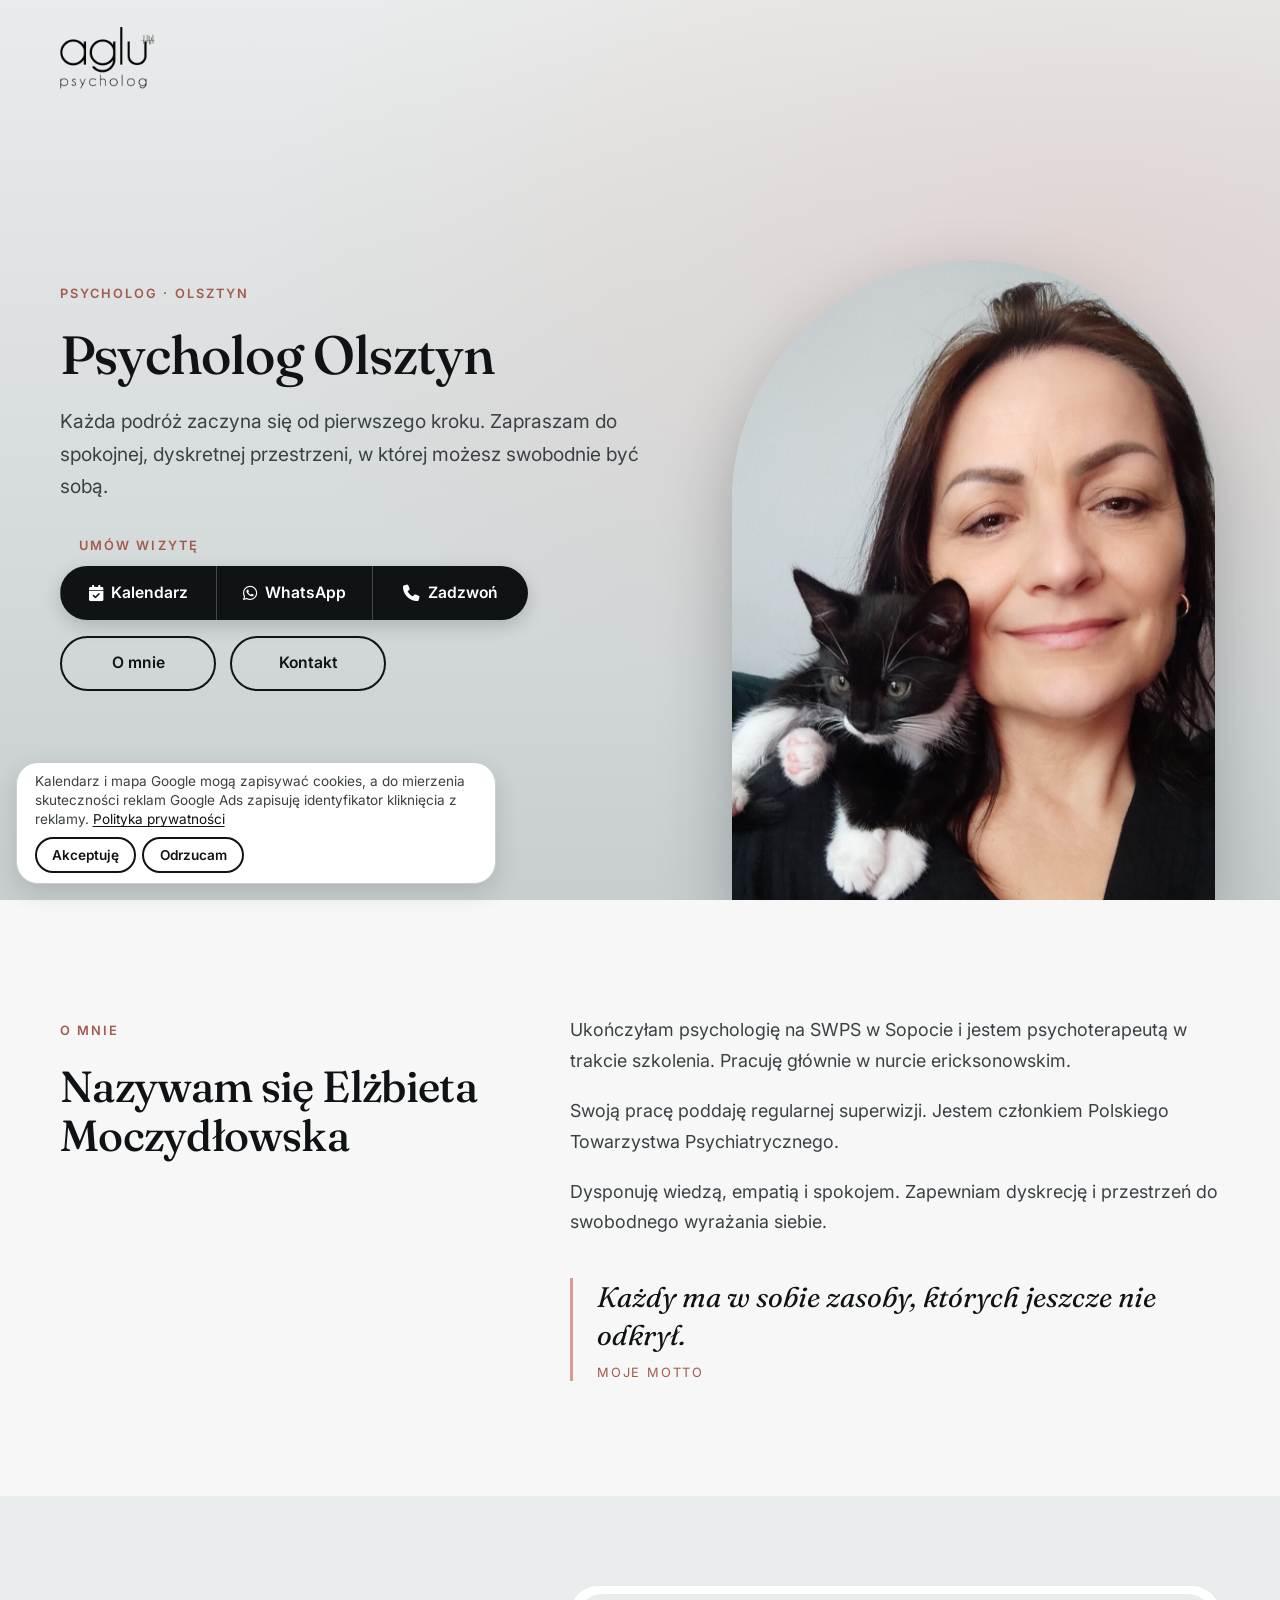
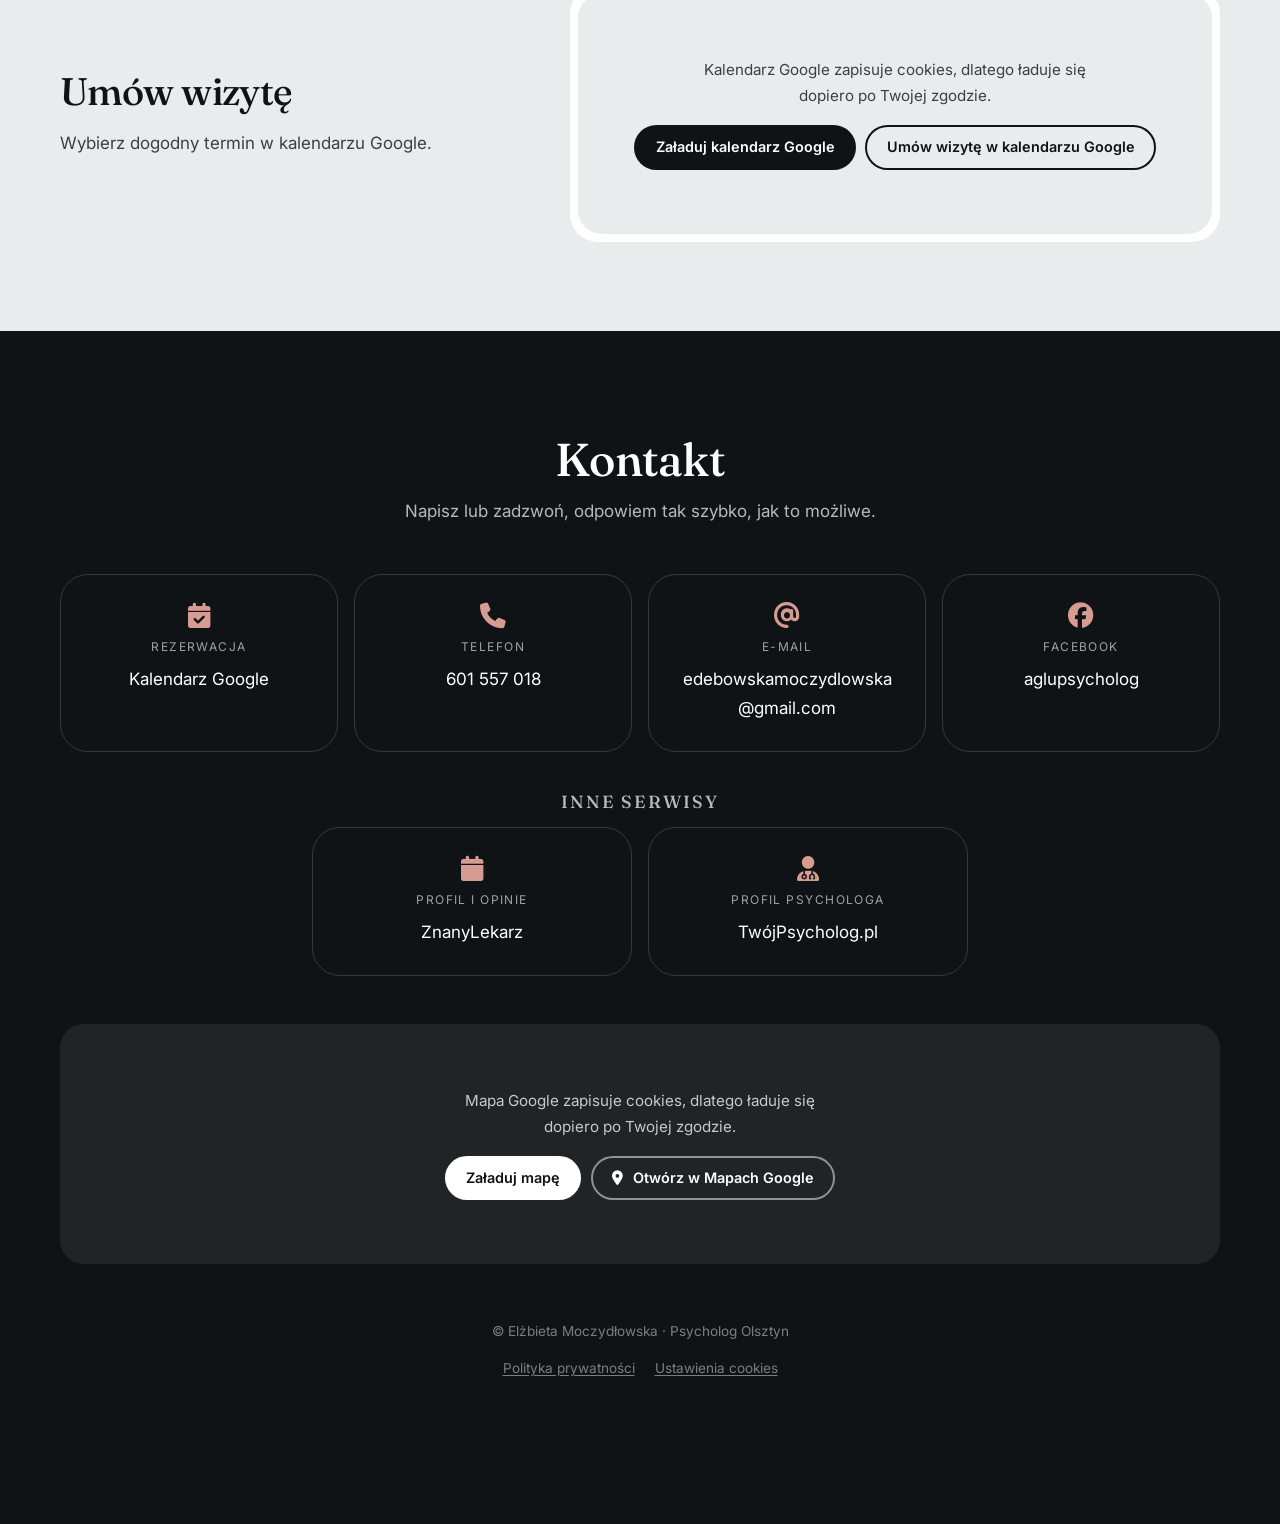
<file: index.html>
<!DOCTYPE html>
<html lang="pl">
<head>
  <!-- Basic SEO tags -->
  <title>Psycholog Olsztyn, Elżbieta Moczydłowska: terapia depresji i wsparcie emocjonalne</title>
  <meta name="description" content="Psycholog w Olsztynie, Elżbieta Moczydłowska, specjalizuje się w terapii depresji, lęków i problemów emocjonalnych. Umów wizytę online.">
  <meta name="keywords" content="psycholog Olsztyn, terapia depresji, psychoterapia, Elżbieta Moczydłowska, psycholog, Olsztyn, depresja, lęk, wsparcie emocjonalne">
  <link rel="canonical" href="https://aglu.pl/">

  <!-- Open Graph / Social sharing -->
  <meta property="og:title" content="Psycholog Olsztyn, Elżbieta Moczydłowska">
  <meta property="og:description" content="Specjalistka w terapii depresji i wsparcia emocjonalnego w Olsztynie. Umów wizytę już dziś.">
  <meta property="og:type" content="website">
  <meta property="og:image:width" content="1200">
  <meta property="og:image:height" content="630">
  <meta property="og:url" content="https://aglu.pl/">
  <meta property="og:image" content="https://aglu.pl/images/og.jpg">

  <!-- Styles & icons -->
  <link rel="preconnect" href="https://fonts.googleapis.com">
  <link rel="preconnect" href="https://fonts.gstatic.com" crossorigin>
  <link href="https://fonts.googleapis.com/css2?family=Fraunces:ital,opsz,wght@0,9..144,400;0,9..144,500;1,9..144,400&family=Inter:wght@400;500;600&display=swap" rel="stylesheet">
  <link rel="stylesheet" href="https://cdnjs.cloudflare.com/ajax/libs/font-awesome/6.2.0/css/all.min.css">
  <link rel="icon" href="images/favicon.svg" type="image/svg+xml">
  <link rel="icon" href="images/favicon-32.png" sizes="32x32" type="image/png">
  <link rel="apple-touch-icon" href="images/apple-touch-icon.png">
  <link rel="stylesheet" href="css/styles.css">

  <meta charset="utf-8">
  <meta name="viewport" content="width=device-width, initial-scale=1" />

  <!-- Structured data (Person) -->
  <script type="application/ld+json">
  {
    "@context": "https://schema.org",
    "@type": "Person",
    "name": "Elżbieta Moczydłowska",
    "jobTitle": "Psycholog",
    "url": "https://aglu.pl/",
    "sameAs": [
      "https://www.znanylekarz.pl/elzbieta-moczydlowska/psycholog/olsztyn",
      "https://www.facebook.com/aglupsycholog/"
    ],
    "address": {
      "@type": "PostalAddress",
      "addressLocality": "Olsztyn",
      "addressCountry": "PL"
    },
    "telephone": "+48 601 557 018",
    "image": "https://aglu.pl/images/portrait.jpg"
  }
  </script>
  <script defer src="js/consent.js?v=2"></script>
  <script defer src="js/call-hours.js"></script>
  <script defer src="https://analytics.osmosis.page/script.js" data-website-id="c70a5516-5605-4912-9869-0fddc7eda186" data-exclude-search="true"></script>
</head>
<body>

<main id="top">
  <section class="hero">
    <div class="wrap">
      <a class="hero-logo" href="#top" aria-label="aglu psycholog"><img src="images/logotyp.png" alt="Logo Elżbieta Moczydłowska, psycholog"></a>
      <div class="hero-copy">
        <span class="eyebrow">Psycholog &middot; Olsztyn</span>
        <h1>Psycholog Olsztyn</h1>
        <p class="lead">Każda podróż zaczyna się od pierwszego kroku. Zapraszam do spokojnej, dyskretnej przestrzeni, w której możesz swobodnie być sobą.</p>
        <div class="hero-actions">
          <div class="cta-group">
          <span class="cta-caption">Umów wizytę</span>
          <div class="split" role="group" aria-label="Umów wizytę">
          <a data-umami-event="calendar-click" data-umami-event-place="hero" class="split-cal" href="https://calendar.app.google/qendssAS28dVdtgW9" target="_blank" rel="noopener" aria-label="Kalendarz Google"><i class="fa-solid fa-calendar-check" aria-hidden="true"></i><span>Kalendarz</span></a>
          <a data-umami-event="whatsapp-click" data-umami-event-place="hero" class="split-wa" aria-label="WhatsApp" href="https://wa.me/48601557018?text=Dzie%C5%84%20dobry%2C%20chcia%C5%82abym%20um%C3%B3wi%C4%87%20wizyt%C4%99." target="_blank" rel="noopener"><i class="fab fa-whatsapp" aria-hidden="true"></i><span>WhatsApp</span></a>
          <a data-umami-event="call-click" data-umami-event-place="hero" class="split-call" href="tel:+48601557018" aria-label="Zadzwoń: 601 557 018"><i class="fas fa-phone" aria-hidden="true"></i><span>Zadzwoń</span></a>
        </div>
        </div>
          <div class="hero-links">
            <a class="btn btn-ghost" href="#o_mnie">O mnie</a>
            <a class="btn btn-ghost" href="#kontakt">Kontakt</a>
          </div>
        </div>
      </div>
      <figure class="hero-photo">
        <img src="images/portrait.jpg" width="1000" height="1794" alt="Elżbieta Moczydłowska, psycholog Olsztyn, z kotkiem na ramieniu" fetchpriority="high">
      </figure>
    </div>
  </section>

  <section id="o_mnie" class="about">
    <div class="wrap">
      <div>
        <span class="eyebrow">O mnie</span>
        <h2>Nazywam się Elżbieta Moczydłowska</h2>
      </div>
      <div>
        <p>
          Ukończyłam psychologię na SWPS w Sopocie i jestem psychoterapeutą w trakcie szkolenia.
          Pracuję głównie w nurcie ericksonowskim.
        </p>
        <p>
          Swoją pracę poddaję regularnej superwizji. Jestem członkiem Polskiego Towarzystwa Psychiatrycznego.
        </p>
        <p>
          Dysponuję wiedzą, empatią i spokojem. Zapewniam dyskrecję i przestrzeń do swobodnego wyrażania siebie.
        </p>
        <blockquote class="motto">
          Każdy ma w sobie zasoby, których jeszcze nie odkrył.
          <span>Moje motto</span>
        </blockquote>
      </div>
    </div>
  </section>

  <section class="booking">
    <div class="wrap">
      <div>
        <h2>Umów wizytę</h2>
        <p>Wybierz dogodny termin w kalendarzu Google.</p>
      </div>
      <div class="widget">
        <div class="embed-ph" data-embed-ph="calendar">
          <p>Kalendarz Google zapisuje cookies, dlatego ładuje się dopiero po Twojej zgodzie.</p>
          <div class="embed-ph-actions">
            <button type="button" class="btn btn-small embed-load">Załaduj kalendarz Google</button>
            <a data-umami-event="calendar-click" data-umami-event-place="booking-placeholder" class="btn btn-small btn-ghost" href="https://calendar.app.google/qendssAS28dVdtgW9" target="_blank" rel="noopener">Umów wizytę w kalendarzu Google</a>
          </div>
        </div>
        <iframe title="Kalendarz umawiania wizyt" data-embed="calendar" data-src="https://calendar.google.com/calendar/appointments/schedules/AcZssZ3E68rf32cXNl4Pc-ZxNGLGJA2hCxxtRXYvUR3IH5VI8VRTCDZTIWpJ4MyyYJgz9MygKWdJkYLj?gv=true" loading="lazy" referrerpolicy="no-referrer-when-downgrade" hidden></iframe>
        <a data-umami-event="calendar-click" data-umami-event-place="booking-widget" class="widget-open" href="https://calendar.app.google/qendssAS28dVdtgW9" target="_blank" rel="noopener">Otwórz w nowej karcie</a>
      </div>
    </div>
  </section>
</main>

<footer id="kontakt" class="contact">
  <div class="wrap">
    <h2>Kontakt</h2>
    <p class="sub">Napisz lub zadzwoń, odpowiem tak szybko, jak to możliwe.</p>
    <div class="contact-grid">
      <a data-umami-event="calendar-click" data-umami-event-place="contact" class="contact-card" href="https://calendar.app.google/qendssAS28dVdtgW9" target="_blank" rel="noopener"><i class="fa-solid fa-calendar-check" aria-hidden="true"></i><small>Rezerwacja</small>Kalendarz Google</a>
      <a data-umami-event="call-click" data-umami-event-place="contact" class="contact-card" href="tel:+48601557018"><i class="fas fa-phone" aria-hidden="true"></i><small>Telefon</small>601 557 018</a>
      <a class="contact-card" href="mailto:edebowskamoczydlowska@gmail.com"><i class="fas fa-at" aria-hidden="true"></i><small>E-mail</small><span class="email">edebowskamoczydlowska<wbr>@gmail.com</span></a>
      <a class="contact-card" href="https://www.facebook.com/aglupsycholog/"><i class="fab fa-facebook" aria-hidden="true"></i><small>Facebook</small>aglupsycholog</a>
    </div>
    <h3 class="other-title">Inne serwisy</h3>
    <div class="contact-grid other-grid">
      <a class="contact-card" href="https://www.znanylekarz.pl/elzbieta-moczydlowska/psycholog/olsztyn"><i class="fa-solid fa-calendar" aria-hidden="true"></i><small>Profil i opinie</small>ZnanyLekarz</a>
      <a class="contact-card" href="https://twojpsycholog.pl/profil-psychologa/elzbieta-moczydlowska-11511" target="_blank" rel="noopener"><i class="fa-solid fa-user-doctor" aria-hidden="true"></i><small>Profil psychologa</small>TwójPsycholog.pl</a>
    </div>
    <div class="map">
      <div class="embed-ph embed-ph-dark" data-embed-ph="map">
        <p>Mapa Google zapisuje cookies, dlatego ładuje się dopiero po Twojej zgodzie.</p>
        <div class="embed-ph-actions">
          <button type="button" class="btn btn-small btn-light embed-load">Załaduj mapę</button>
          <a class="btn btn-small btn-outline-light" href="https://maps.app.goo.gl/sUS213Xj2u6TGxyx6" target="_blank" rel="noopener"><i class="fa-solid fa-location-dot" aria-hidden="true"></i>Otwórz w Mapach Google</a>
        </div>
      </div>
      <iframe title="Mapa dojazdu, gabinet Elżbiety Moczydłowskiej w Olsztynie" data-embed="map" data-src="https://maps.google.com/maps?q=53.7796968,20.4857146&amp;z=16&amp;hl=pl&amp;output=embed" loading="lazy" referrerpolicy="no-referrer-when-downgrade" allowfullscreen hidden></iframe>
      <a class="btn btn-light" href="https://maps.app.goo.gl/sUS213Xj2u6TGxyx6" target="_blank" rel="noopener"><i class="fa-solid fa-location-dot" aria-hidden="true"></i>Otwórz w Mapach Google</a>
    </div>
    <p class="footer-note">&copy; Elżbieta Moczydłowska &middot; Psycholog Olsztyn</p>
    <p class="footer-legal"><a href="/polityka-prywatnosci/">Polityka prywatności</a><button type="button" class="link-btn" data-consent-open>Ustawienia cookies</button></p>
  </div>
</footer>

</body>
</html>
</file>
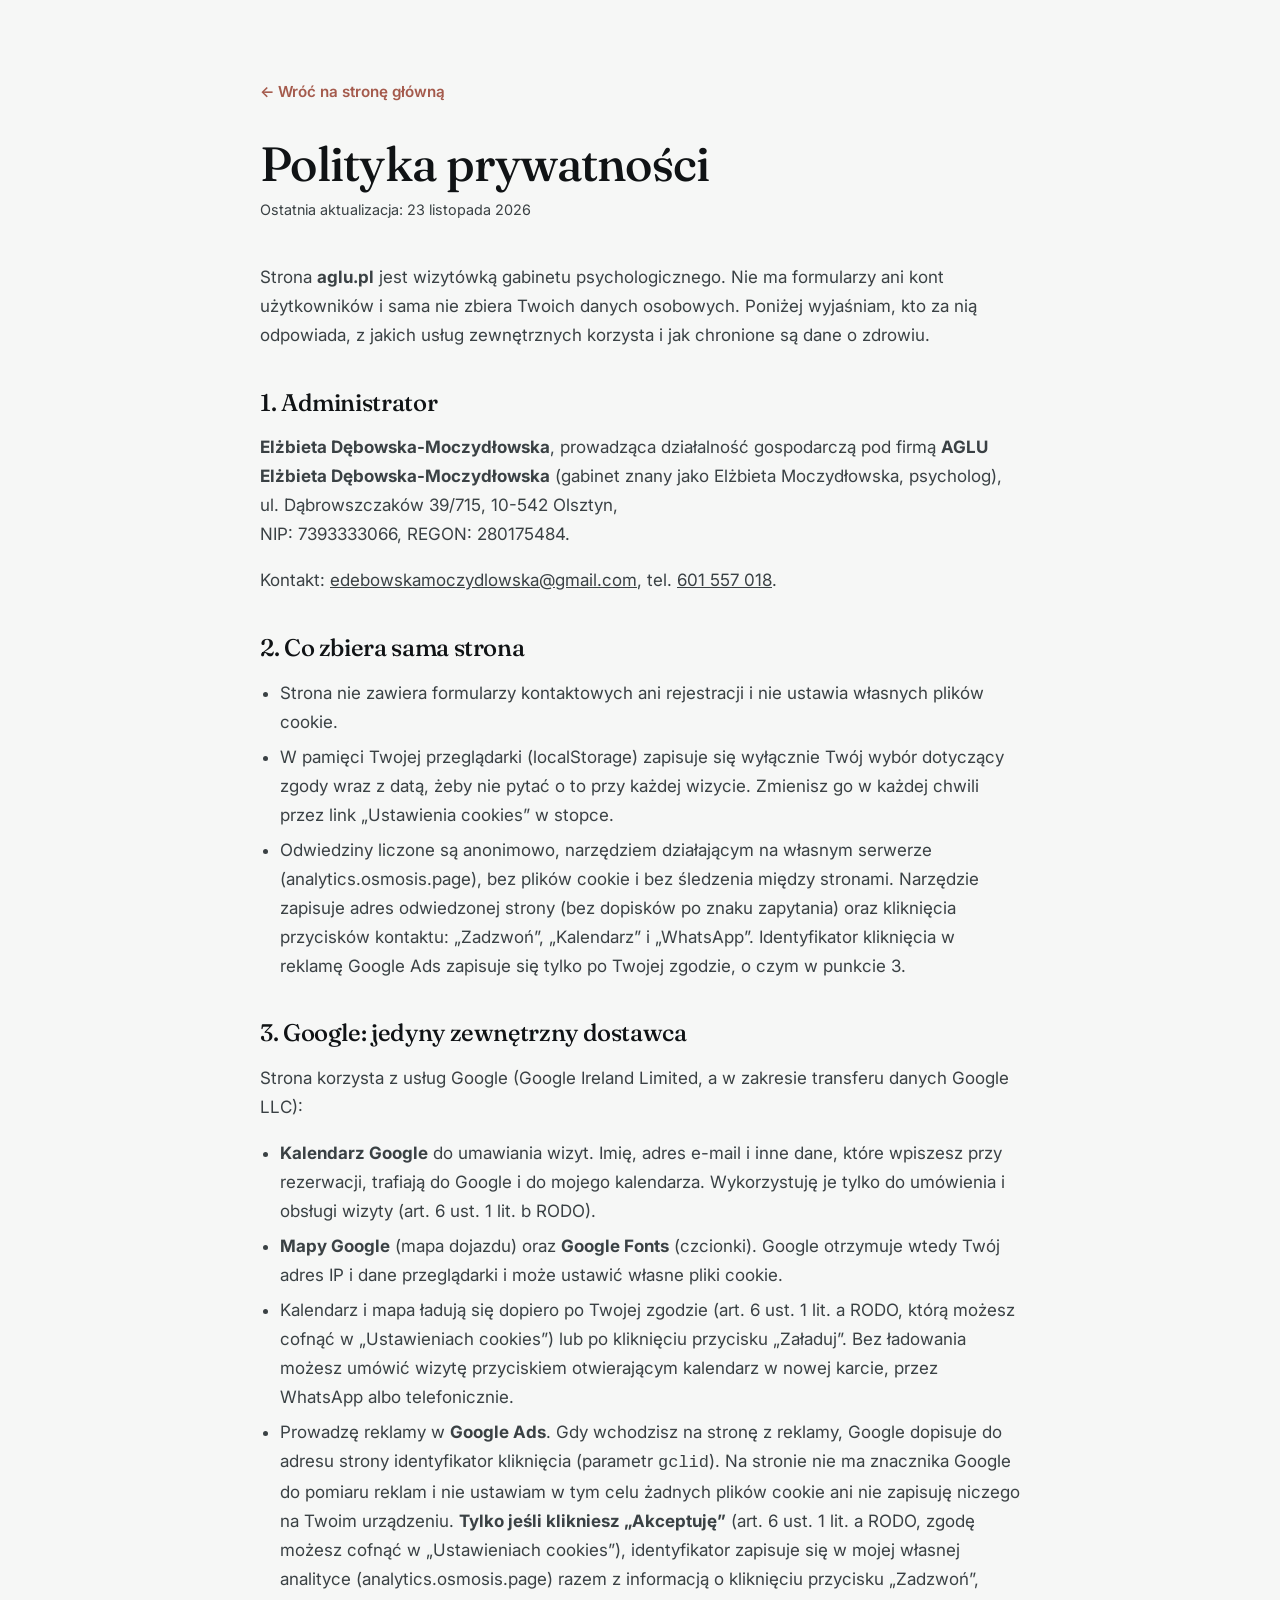
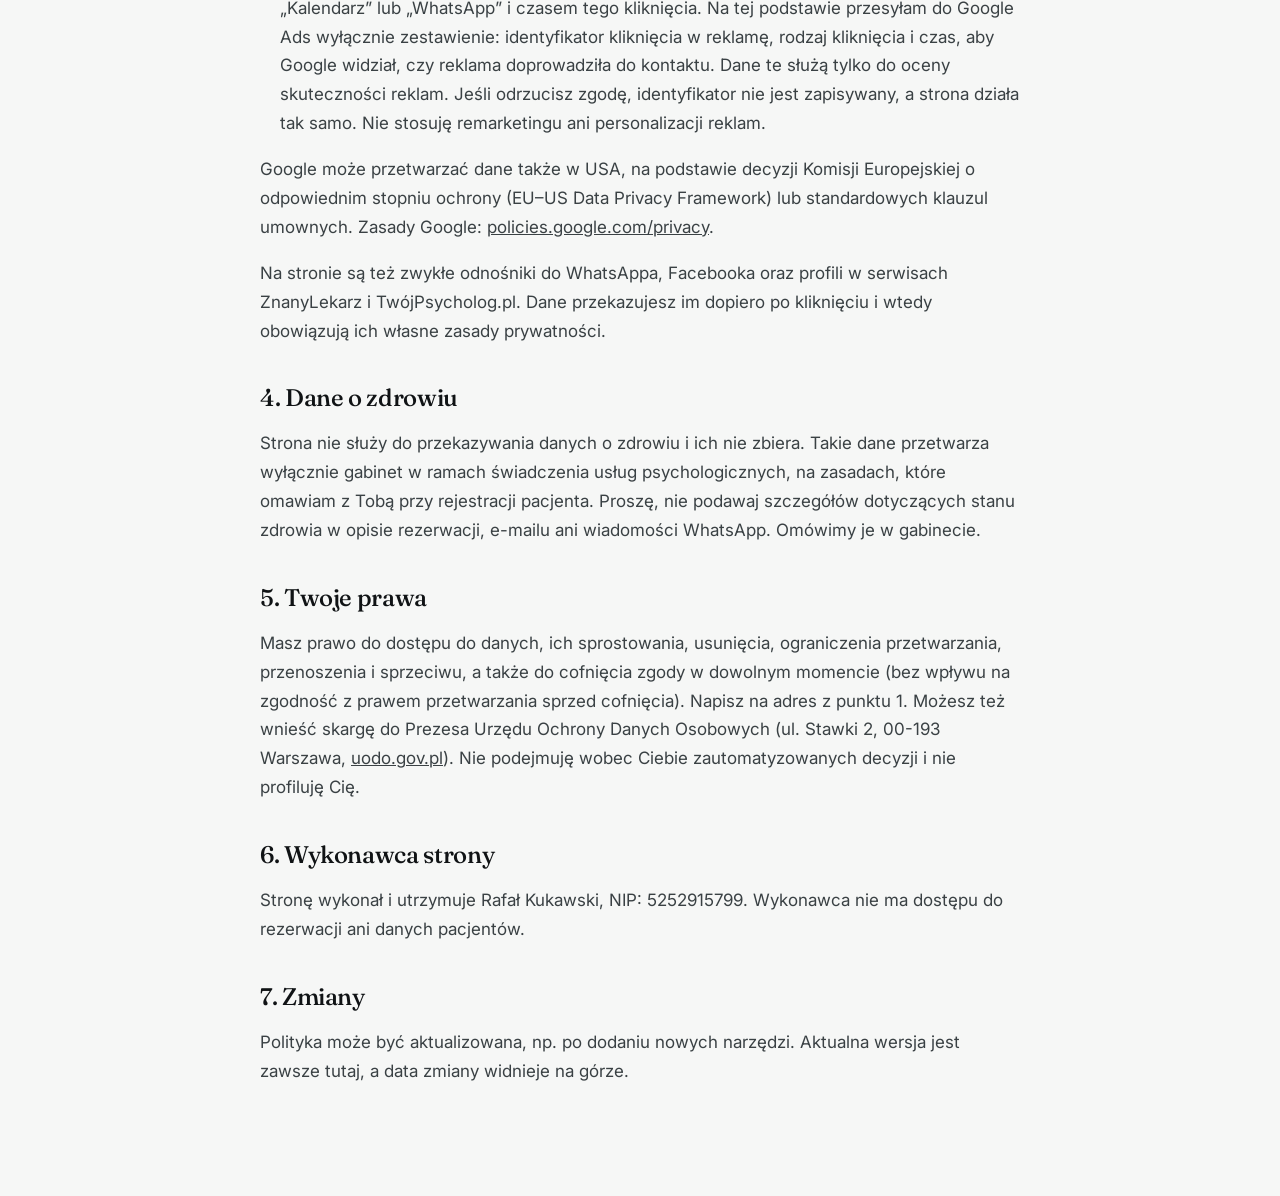
<file: polityka-prywatnosci/index.html>
<!DOCTYPE html>
<html lang="pl">
<head>
  <meta charset="utf-8">
  <meta name="viewport" content="width=device-width, initial-scale=1">
  <title>Polityka prywatności | Elżbieta Moczydłowska, psycholog Olsztyn</title>
  <meta name="description" content="Polityka prywatności i informacja o plikach cookie serwisu aglu.pl, gabinet psychologa Elżbiety Moczydłowskiej w Olsztynie.">
  <link rel="canonical" href="https://aglu.pl/polityka-prywatnosci/">
  <link rel="preconnect" href="https://fonts.googleapis.com">
  <link rel="preconnect" href="https://fonts.gstatic.com" crossorigin>
  <link href="https://fonts.googleapis.com/css2?family=Fraunces:ital,opsz,wght@0,9..144,400;0,9..144,500;1,9..144,400&family=Inter:wght@400;500;600&display=swap" rel="stylesheet">
  <link rel="icon" href="../images/favicon.svg" type="image/svg+xml">
  <link rel="icon" href="../images/favicon-32.png" sizes="32x32" type="image/png">
  <link rel="apple-touch-icon" href="../images/apple-touch-icon.png">
  <link rel="stylesheet" href="../css/styles.css">
  <style>
    .legal { padding: clamp(2rem, 6vw, 5rem) 0 clamp(3rem, 8vw, 6rem); }
    .legal .wrap { max-width: 760px; }
    .legal .back { display: inline-block; margin-bottom: 2rem; font-size: 0.95rem; color: var(--rose-deep); text-decoration: none; font-weight: 600; }
    .legal .back:hover { text-decoration: underline; }
    .legal h1 { font-size: clamp(2rem, 4.5vw, 3rem); margin-bottom: 0.5rem; }
    .legal .updated { color: var(--ink-soft); font-size: 0.9rem; margin: 0 0 2.5rem; }
    .legal h2 { font-size: 1.5rem; margin: 2.5rem 0 0.75rem; }
    .legal p, .legal li { color: var(--ink-soft); }
    .legal ul { padding-left: 1.25rem; }
    .legal li { margin-bottom: 0.4rem; }
  </style>
</head>
<body>
<main class="legal">
  <div class="wrap">
    <a class="back" href="../">&larr; Wróć na stronę główną</a>
    <h1>Polityka prywatności</h1>
    <p class="updated">Ostatnia aktualizacja: 23 listopada 2026</p>

    <p>Strona <strong>aglu.pl</strong> jest wizytówką gabinetu psychologicznego. Nie ma formularzy ani kont użytkowników i sama nie zbiera Twoich danych osobowych. Poniżej wyjaśniam, kto za nią odpowiada, z jakich usług zewnętrznych korzysta i jak chronione są dane o zdrowiu.</p>

    <h2>1. Administrator</h2>
    <p><strong>Elżbieta Dębowska-Moczydłowska</strong>, prowadząca działalność gospodarczą pod firmą <strong>AGLU Elżbieta Dębowska-Moczydłowska</strong> (gabinet znany jako Elżbieta Moczydłowska, psycholog),<br>
    ul. Dąbrowszczaków 39/715, 10-542 Olsztyn,<br>
    NIP: 7393333066, REGON: 280175484.</p>
    <p>Kontakt: <a href="mailto:edebowskamoczydlowska@gmail.com">edebowskamoczydlowska@gmail.com</a>, tel. <a href="tel:+48601557018">601 557 018</a>.</p>

    <h2>2. Co zbiera sama strona</h2>
    <ul>
      <li>Strona nie zawiera formularzy kontaktowych ani rejestracji i nie ustawia własnych plików cookie.</li>
      <li>W pamięci Twojej przeglądarki (localStorage) zapisuje się wyłącznie Twój wybór dotyczący zgody wraz z datą, żeby nie pytać o to przy każdej wizycie. Zmienisz go w każdej chwili przez link „Ustawienia cookies” w stopce.</li>
      <li>Odwiedziny liczone są anonimowo, narzędziem działającym na własnym serwerze (analytics.osmosis.page), bez plików cookie i bez śledzenia między stronami. Narzędzie zapisuje adres odwiedzonej strony (bez dopisków po znaku zapytania) oraz kliknięcia przycisków kontaktu: „Zadzwoń”, „Kalendarz” i „WhatsApp”. Identyfikator kliknięcia w reklamę Google Ads zapisuje się tylko po Twojej zgodzie, o czym w punkcie 3.</li>
    </ul>

    <h2>3. Google: jedyny zewnętrzny dostawca</h2>
    <p>Strona korzysta z usług Google (Google Ireland Limited, a w zakresie transferu danych Google LLC):</p>
    <ul>
      <li><strong>Kalendarz Google</strong> do umawiania wizyt. Imię, adres e-mail i inne dane, które wpiszesz przy rezerwacji, trafiają do Google i do mojego kalendarza. Wykorzystuję je tylko do umówienia i obsługi wizyty (art. 6 ust. 1 lit. b RODO).</li>
      <li><strong>Mapy Google</strong> (mapa dojazdu) oraz <strong>Google Fonts</strong> (czcionki). Google otrzymuje wtedy Twój adres IP i dane przeglądarki i może ustawić własne pliki cookie.</li>
      <li>Kalendarz i mapa ładują się dopiero po Twojej zgodzie (art. 6 ust. 1 lit. a RODO, którą możesz cofnąć w „Ustawieniach cookies”) lub po kliknięciu przycisku „Załaduj”. Bez ładowania możesz umówić wizytę przyciskiem otwierającym kalendarz w nowej karcie, przez WhatsApp albo telefonicznie.</li>
      <li>Prowadzę reklamy w <strong>Google Ads</strong>. Gdy wchodzisz na stronę z reklamy, Google dopisuje do adresu strony identyfikator kliknięcia (parametr <code>gclid</code>). Na stronie nie ma znacznika Google do pomiaru reklam i nie ustawiam w tym celu żadnych plików cookie ani nie zapisuję niczego na Twoim urządzeniu. <strong>Tylko jeśli klikniesz „Akceptuję”</strong> (art. 6 ust. 1 lit. a RODO, zgodę możesz cofnąć w „Ustawieniach cookies”), identyfikator zapisuje się w mojej własnej analityce (analytics.osmosis.page) razem z informacją o kliknięciu przycisku „Zadzwoń”, „Kalendarz” lub „WhatsApp” i czasem tego kliknięcia. Na tej podstawie przesyłam do Google Ads wyłącznie zestawienie: identyfikator kliknięcia w reklamę, rodzaj kliknięcia i czas, aby Google widział, czy reklama doprowadziła do kontaktu. Dane te służą tylko do oceny skuteczności reklam. Jeśli odrzucisz zgodę, identyfikator nie jest zapisywany, a strona działa tak samo. Nie stosuję remarketingu ani personalizacji reklam.</li>
    </ul>
    <p>Google może przetwarzać dane także w USA, na podstawie decyzji Komisji Europejskiej o odpowiednim stopniu ochrony (EU–US Data Privacy Framework) lub standardowych klauzul umownych. Zasady Google: <a href="https://policies.google.com/privacy" rel="noopener">policies.google.com/privacy</a>.</p>
    <p>Na stronie są też zwykłe odnośniki do WhatsAppa, Facebooka oraz profili w serwisach ZnanyLekarz i TwójPsycholog.pl. Dane przekazujesz im dopiero po kliknięciu i wtedy obowiązują ich własne zasady prywatności.</p>

    <h2>4. Dane o zdrowiu</h2>
    <p>Strona nie służy do przekazywania danych o zdrowiu i ich nie zbiera. Takie dane przetwarza wyłącznie gabinet w ramach świadczenia usług psychologicznych, na zasadach, które omawiam z Tobą przy rejestracji pacjenta. Proszę, nie podawaj szczegółów dotyczących stanu zdrowia w opisie rezerwacji, e-mailu ani wiadomości WhatsApp. Omówimy je w gabinecie.</p>

    <h2>5. Twoje prawa</h2>
    <p>Masz prawo do dostępu do danych, ich sprostowania, usunięcia, ograniczenia przetwarzania, przenoszenia i sprzeciwu, a także do cofnięcia zgody w dowolnym momencie (bez wpływu na zgodność z prawem przetwarzania sprzed cofnięcia). Napisz na adres z punktu 1. Możesz też wnieść skargę do Prezesa Urzędu Ochrony Danych Osobowych (ul. Stawki 2, 00-193 Warszawa, <a href="https://uodo.gov.pl" rel="noopener">uodo.gov.pl</a>). Nie podejmuję wobec Ciebie zautomatyzowanych decyzji i nie profiluję Cię.</p>

    <h2>6. Wykonawca strony</h2>
    <p>Stronę wykonał i utrzymuje Rafał Kukawski, NIP: 5252915799. Wykonawca nie ma dostępu do rezerwacji ani danych pacjentów.</p>

    <h2>7. Zmiany</h2>
    <p>Polityka może być aktualizowana, np. po dodaniu nowych narzędzi. Aktualna wersja jest zawsze tutaj, a data zmiany widnieje na górze.</p>
  </div>
</main>
</body>
</html>
</file>
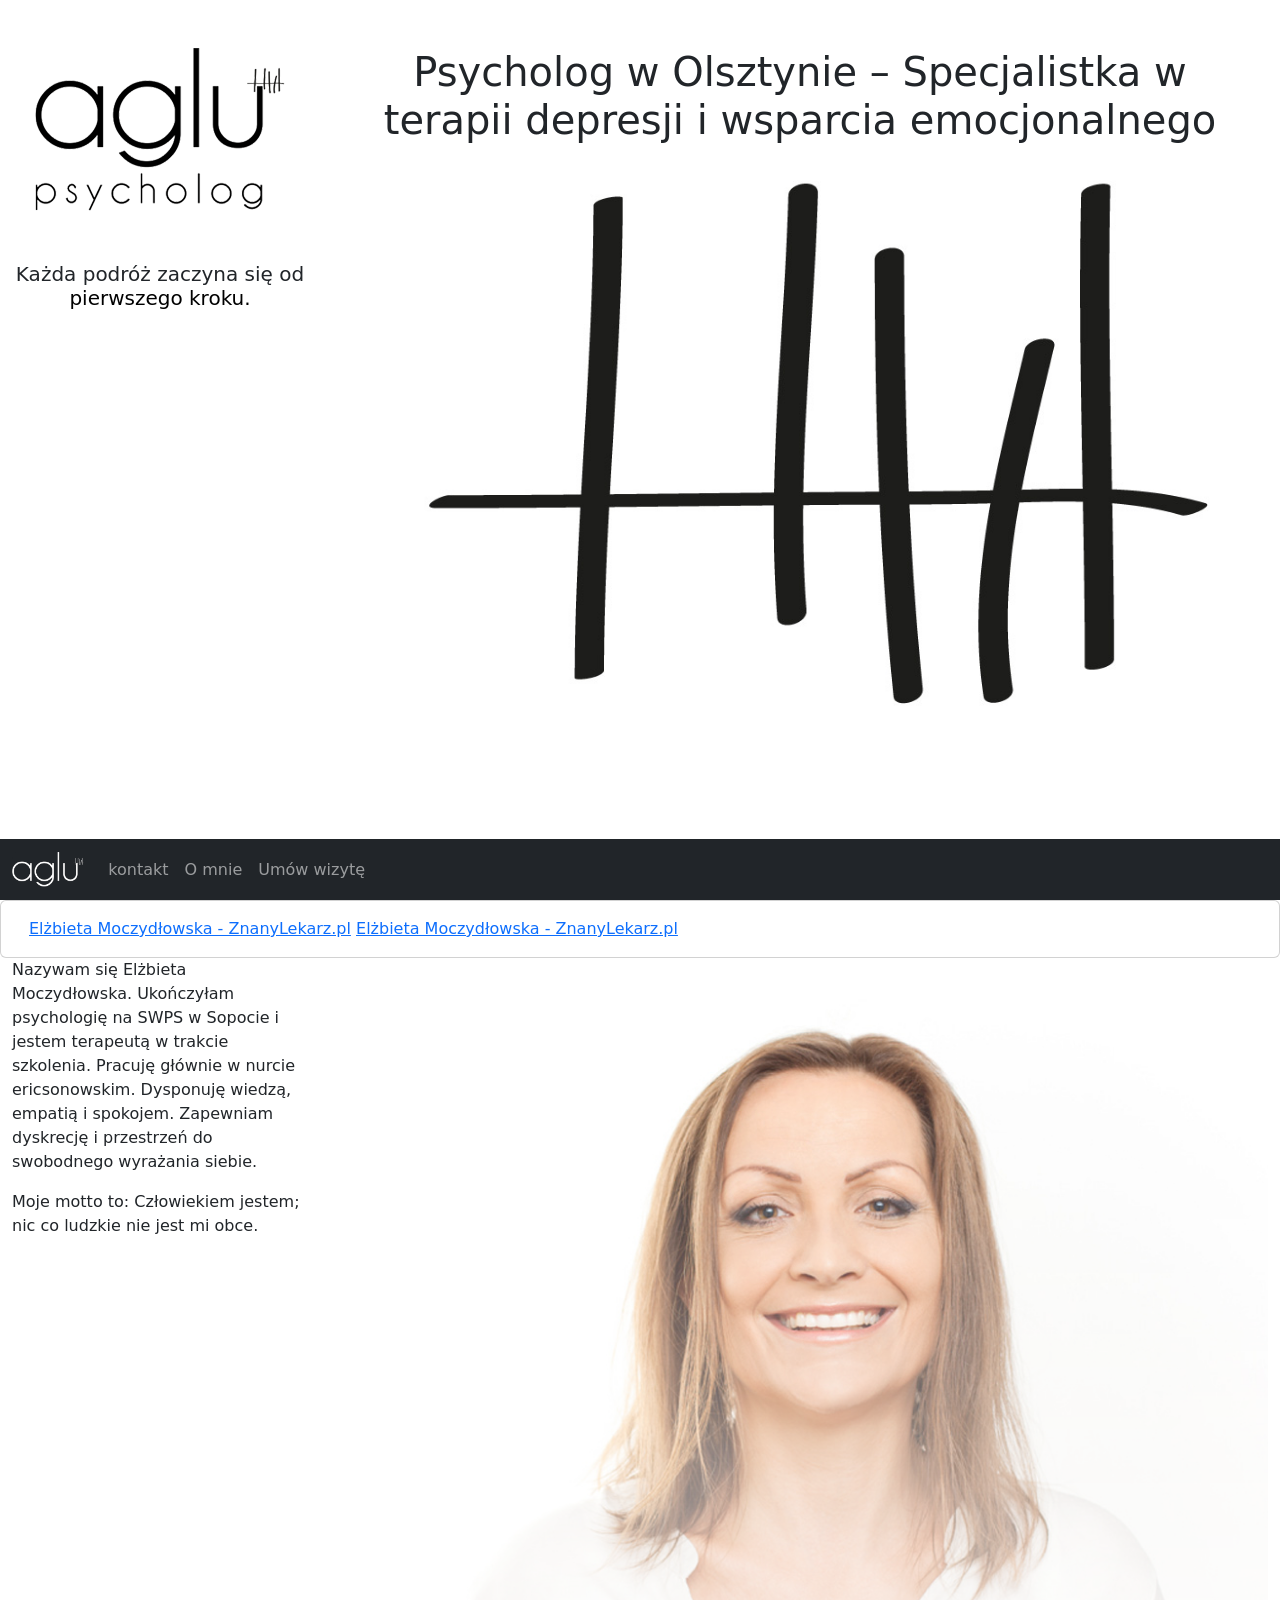
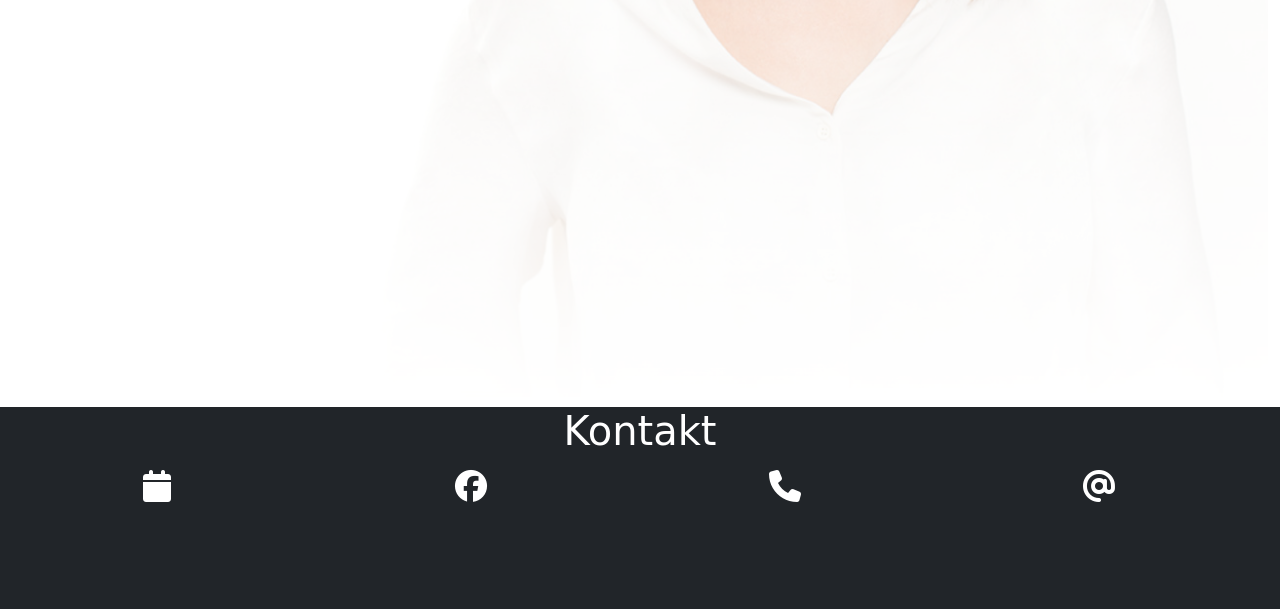
<file: static/aglu/index.html>
<!DOCTYPE html>
<html>
<head>
  <!-- Basic SEO tags -->
  <title>Psycholog Olsztyn – Elżbieta Moczydłowska – Terapia depresji i wsparcie emocjonalne</title>
  <meta name="description" content="Psycholog w Olsztynie, Elżbieta Moczydłowska, specjalizuje się w terapii depresji, lęków i problemów emocjonalnych. Umów wizytę online.">
  <meta name="keywords" content="psycholog Olsztyn, terapia depresji, psychoterapia, Elżbieta Moczydłowska, psycholog, Olsztyn, depresja, lęk, wsparcie emocjonalne">
  <link rel="canonical" href="https://aglu.pl/">

  <!-- Open Graph / Social sharing -->
  <meta property="og:title" content="Psycholog Olsztyn – Elżbieta Moczydłowska">
  <meta property="og:description" content="Specjalistka w terapii depresji i wsparcia emocjonalnego w Olsztynie. Umów wizytę już dziś.">
  <meta property="og:type" content="website">
  <meta property="og:url" content="https://aglu.pl/">
  <meta property="og:image" content="https://aglu.pl/static/aglu/images/logotyp.png">

  <!-- Styles & icons -->
  <link href="https://cdn.jsdelivr.net/npm/bootstrap@5.0.0-beta1/dist/css/bootstrap.min.css" rel="stylesheet" integrity="sha384-giJF6kkoqNQ00vy+HMDP7azOuL0xtbfIcaT9wjKHr8RbDVddVHyTfAAsrekwKmP1" crossorigin="anonymous">
  <link rel="stylesheet" href="https://cdnjs.cloudflare.com/ajax/libs/font-awesome/6.2.0/css/all.min.css">
  <link rel="shortcut icon" type="image/png" href="//platform.docplanner.com/img/general/icons/favicon.png?2370760445"/>
  <link rel="apple-touch-icon" type="image/png" href="//platform.docplanner.com/img/general/icons/favicon.png?2370760445"/>
  <link rel="stylesheet" href="css/styles.css">

  <meta charset="utf-8">
  <meta name="viewport" content="width=device-width, initial-scale=1" />

  <!-- Structured data (Person) -->
  <script type="application/ld+json">
  {
    "@context": "https://schema.org",
    "@type": "Person",
    "name": "Elżbieta Moczydłowska",
    "jobTitle": "Psycholog",
    "url": "https://aglu.pl/",
    "sameAs": [
      "https://www.znanylekarz.pl/elzbieta-moczydlowska/psycholog/olsztyn",
      "https://www.facebook.com/aglupsycholog/"
    ],
    "address": {
      "@type": "PostalAddress",
      "addressLocality": "Olsztyn",
      "addressCountry": "PL"
    },
    "telephone": "+48 601 557 018",
    "image": "https://aglu.pl/static/aglu/images/ela.jpg"
  }
  </script>
  <script defer src="https://analytics.osmosis.page/script.js" data-website-id="47d65d89-7f2a-4e37-a8ab-2349aca6595a"></script>
</head>
<body>

<div class="container-fluid vh-100 main_container text-dark">
    <div class="row">
        <div id="left_container" class="col-xl-3 col-md-12  vh-100">
            <div class="row">
                <div class="profiel_container text-center mt-5">
                    <img src="images/logotyp.png" id="main_img" alt="Logo Elżbieta Moczydłowska – Psycholog">
                </div>
            </div>
            <div class="row text-center text-dark pt-5">
            <h5>Każda podróż zaczyna się od <a href="https://www.znanylekarz.pl/elzbieta-moczydlowska/psycholog/olsztyn" class="animate-flicker">pierwszego kroku.</a></h5>
            </div>
            <div class="row vh-50">
            </div>
        </div>

        <div id="right_container" class="col-xl-9 col-md-12 vh-80">
            <div class="text_container m-5">
                <!-- Primary heading for SEO -->
                <h1 class="text-center">Psycholog w Olsztynie – Specjalistka w terapii depresji i wsparcia emocjonalnego</h1>
                <!-- You can add introductory paragraph here if desired -->
            </div>
        </div>
    </div>
</div>

<nav class="navbar fixed-bottom navbar-expand-lg navbar-dark bg-dark">
  <div class="container-fluid">
    <a class="navbar-brand" href="#">
      <img src="images/logotyp_white.png" id="nav_img" alt="Logo (biały) – Elżbieta Moczydłowska" style="max-height: 35px;">
    </a>
    <button class="navbar-toggler" type="button" data-bs-toggle="collapse" data-bs-target="#navbarNav" aria-controls="navbarNav" aria-expanded="false" aria-label="Toggle navigation">
      <span class="navbar-toggler-icon"></span>
    </button>
    <div class="collapse navbar-collapse" id="navbarNav">
      <ul class="navbar-nav">
        <li class="nav-item">
          <a class="nav-link" href="#contactForm">kontakt</a>
        </li>
        <li class="nav-item">
          <a class="nav-link" href="#o_mnie">O mnie</a>
        </li>
        <li class="nav-item">
          <a class="nav-link" href="https://www.znanylekarz.pl/elzbieta-moczydlowska/psycholog/olsztyn">Umów wizytę</a>
        </li>
      </ul>
    </div>
  </div>
</nav>

<div class="container-fluid bg-white">
    <div id="o_mnie" class="row">
        <div class="card">
            <div class="card-body">
                <a id="zl-url" class="zl-url" href="https://www.znanylekarz.pl/elzbieta-moczydlowska/psycholog/olsztyn" rel="nofollow">Elżbieta Moczydłowska - ZnanyLekarz.pl</a>
		<a id="zl-url" class="zl-url" href="https://www.znanylekarz.pl/elzbieta-moczydlowska/psycholog/olsztyn" rel="nofollow" data-zlw-doctor="elzbieta-moczydlowska" data-zlw-type="big" data-zlw-opinion="false" data-zlw-hide-branding="true">Elżbieta Moczydłowska - ZnanyLekarz.pl</a><script>!function($_x,_s,id){var js,fjs=$_x.getElementsByTagName(_s)[0];if(!$_x.getElementById(id)){js = $_x.createElement(_s);js.id = id;js.src = "//platform.docplanner.com/js/widget.js";fjs.parentNode.insertBefore(js,fjs);}}(document,"script","zl-widget-s");</script>
            </div>
        </div>
        <div class="col-xl-3 col-md-12">
            <p>
                Nazywam się Elżbieta Moczydłowska.
                Ukończyłam psychologię na SWPS w Sopocie
                i jestem terapeutą w trakcie szkolenia. Pracuję
                głównie w nurcie ericsonowskim.  
                Dysponuję wiedzą, empatią i spokojem.  
                Zapewniam dyskrecję i przestrzeń do
                swobodnego wyrażania siebie.
            </p>
            <p>
                Moje motto to: Człowiekiem jestem; nic co
                ludzkie nie jest mi obce.
            </p>
        </div>
        <div class="col-xl-9 col-md-12">
            <img src="images/ela.jpg" class="img-fluid ela_selfie" alt="Elżbieta Moczydłowska – Psycholog Olsztyn">
        </div>
    </div>
</div>

<div class="container-fluid bg-dark">
    <div id="contact_me_header" class="row pd-5">
        <h1 class="text-center text-white">Kontakt</h1>
        <div class="row socials text-white pb-5">
            <a class="col text-center text-white" href="https://www.znanylekarz.pl/elzbieta-moczydlowska/psycholog/olsztyn">
                <i class="fa-solid fa-calendar"></i>
            </a>
            <a class="col text-center text-white" href="https://www.facebook.com/aglupsycholog/">
                <i class="fab fa-facebook"></i>
            </a>
            <a class="col text-center text-white" href="Tel:+48601557018">
                <i class="fas fa-phone"></i>
            </a>
            <a class="col text-center text-white" href="mailto:edebowskamoczydlowska@gmail.com">
                <i class="fas fa-at"></i>
            </a>
        </div>
    </div>
    <div class="row" style="min-height:50px"></div>
</div>

<script src="https://cdn.jsdelivr.net/npm/bootstrap@5.0.0-beta1/dist/js/bootstrap.bundle.min.js" integrity="sha384-ygbV9kiqUc6oa4msXn9868pTtWMgiQaeYH7/t7LECLbyPA2x65Kgf80OJFdroafW" crossorigin="anonymous"></script>
</body>
</html>
</file>
<file: css/styles.css>
:root {
    --ink: #101315;
    --ink-soft: #3a4144;
    --wall: #c8cecf;
    --wall-light: #e9ecec;
    --paper: #f6f7f6;
    --rose: #d69c91;
    --rose-deep: #a45a4c;
    --serif: "Fraunces", Georgia, "Times New Roman", serif;
    --sans: "Inter", system-ui, -apple-system, "Segoe UI", sans-serif;
    --radius: 28px;
    --ctl-h: 3.4rem;
    --ctl-w: 9.75rem;
}

* { box-sizing: border-box; }

html { scroll-behavior: smooth; scroll-padding-top: 0; }

body {
    margin: 0;
    font-family: var(--sans);
    font-size: 1.0625rem;
    line-height: 1.7;
    color: var(--ink);
    background: var(--paper);
    -webkit-font-smoothing: antialiased;
}

img { max-width: 100%; display: block; }
a { color: inherit; }

h1, h2, h3 {
    font-family: var(--serif);
    font-weight: 500;
    line-height: 1.12;
    letter-spacing: -0.015em;
    margin: 0;
}

.wrap { width: min(1160px, 100% - 3rem); margin-inline: auto; }

.eyebrow {
    display: inline-block;
    font-size: 0.8rem;
    font-weight: 600;
    letter-spacing: 0.16em;
    text-transform: uppercase;
    color: var(--rose-deep);
    margin-bottom: 1.25rem;
}

.btn {
    display: inline-flex;
    align-items: center;
    gap: 0.6rem;
    height: var(--ctl-h);
    padding: 0 1.7rem;
    border-radius: 999px;
    background: var(--ink);
    color: #fff;
    font-weight: 600;
    font-size: 0.98rem;
    text-decoration: none;
    border: 2px solid var(--ink);
    transition: transform 0.2s ease, background 0.2s ease, color 0.2s ease;
}

.btn:hover { background: var(--rose-deep); border-color: var(--rose-deep); transform: translateY(-2px); }
.btn:focus-visible, a:focus-visible { outline: 3px solid var(--rose-deep); outline-offset: 3px; }

.btn-ghost { background: transparent; color: var(--ink); }
.btn-ghost:hover { background: var(--ink); border-color: var(--ink); color: #fff; }

.btn-small { padding: 0.55rem 1.2rem; font-size: 0.9rem; }

.hero {
    background:
        radial-gradient(ellipse at 85% 30%, rgba(214, 156, 145, 0.22), transparent 55%),
        linear-gradient(180deg, var(--wall-light), var(--wall));
    overflow: hidden;
}

.hero .wrap {
    display: grid;
    grid-template-columns: 1.1fr 0.9fr;
    grid-template-rows: auto 1fr;
    gap: 0 clamp(1.5rem, 5vw, 5rem);
    min-height: 100vh;
    min-height: 100svh;
}

.hero-logo { grid-column: 1 / -1; justify-self: start; padding: clamp(1rem, 3svh, 2rem) 0 0; }
.hero-logo img { height: clamp(48px, 7svh, 64px); width: auto; }

.hero-copy { align-self: center; padding: 1.5rem 0 clamp(1.5rem, 5svh, 4rem); }

.hero h1 { font-size: clamp(2.1rem, min(4.2vw, 6.4svh), 3.6rem); margin-bottom: 1.25rem; }
.hero h1 em { font-style: italic; color: var(--rose-deep); }

.hero .lead { font-size: clamp(1rem, 2.4svh, 1.2rem); color: var(--ink-soft); max-width: 32em; margin: 0 0 clamp(1.25rem, 3.5svh, 2.25rem); }

.hero-actions { display: flex; flex-direction: column; align-items: flex-start; gap: 1rem; }
.hero-links { display: flex; flex-wrap: wrap; gap: 0.9rem; }
.hero-links .btn { width: var(--ctl-w); justify-content: center; padding: 0 0.5rem; }

.hero-photo {
    position: relative;
    margin: 0;
    align-self: end;
    justify-self: center;
}

.hero-photo img {
    height: min(74svh, 640px);
    width: auto;
    max-width: 100%;
    aspect-ratio: 4 / 5.3;
    object-fit: cover;
    object-position: 50% 8%;
    border-radius: 999px 999px 0 0;
    box-shadow: 0 30px 70px rgba(16, 19, 21, 0.28);
}

.hero-photo::before {
    content: "";
    position: absolute;
    inset: 4% -7% 0 7%;
    border: 2px solid var(--rose);
    border-radius: 999px 999px 0 0;
    z-index: -1;
}

.about { padding: clamp(4rem, 9vw, 8rem) 0; }

.about .wrap {
    display: grid;
    grid-template-columns: 0.8fr 1.2fr;
    gap: clamp(2rem, 6vw, 6rem);
    align-items: start;
}

.about h2 { font-size: clamp(2rem, 3.4vw, 3rem); }

.about p { margin: 0 0 1.25rem; color: var(--ink-soft); font-size: 1.12rem; }

.motto {
    margin: 2.5rem 0 0;
    padding-left: 1.5rem;
    border-left: 3px solid var(--rose);
    font-family: var(--serif);
    font-style: italic;
    font-size: clamp(1.35rem, 2.2vw, 1.8rem);
    line-height: 1.35;
    color: var(--ink);
}

.motto span { display: block; margin-top: 0.6rem; font-family: var(--sans); font-style: normal; font-size: 0.8rem; letter-spacing: 0.14em; text-transform: uppercase; color: var(--rose-deep); }

.booking { background: var(--wall-light); padding: clamp(3.5rem, 7vw, 6rem) 0; }

.booking .wrap { display: grid; grid-template-columns: 0.8fr 1.2fr; gap: clamp(2rem, 6vw, 6rem); align-items: center; }

.booking h2 { font-size: clamp(1.8rem, 3vw, 2.6rem); margin-bottom: 1rem; }
.booking p { margin: 0; color: var(--ink-soft); }

.widget {
    display: flex;
    flex-direction: column;
    align-items: center;
    gap: 1rem;
    background: #fff;
    border-radius: var(--radius);
    padding: 0.5rem;
    overflow: hidden;
}

.widget iframe { width: 100%; height: 700px; border: 0; border-radius: calc(var(--radius) - 4px); }
.widget .widget-open { font-size: 0.9rem; color: var(--ink-soft); padding-bottom: 0.5rem; }

@media (max-width: 860px) {
    .widget iframe { height: 780px; }
}

.contact {
    background: var(--ink);
    color: #fff;
    padding: clamp(4rem, 8vw, 7rem) 0 6rem;
    text-align: center;
}

.contact h2 { font-size: clamp(2rem, 3.6vw, 3.2rem); margin-bottom: 0.75rem; }
.contact .sub { color: rgba(255, 255, 255, 0.7); margin: 0 0 3rem; }

.contact-grid {
    display: grid;
    grid-template-columns: repeat(auto-fit, minmax(210px, 1fr));
    gap: 1rem;
}

.contact-card {
    display: flex;
    flex-direction: column;
    align-items: center;
    gap: 0.5rem;
    padding: 1.75rem 1rem;
    border: 1px solid rgba(255, 255, 255, 0.16);
    border-radius: var(--radius);
    text-decoration: none;
    transition: background 0.2s ease, border-color 0.2s ease, transform 0.2s ease;
    overflow-wrap: anywhere;
}

.contact-card:hover { background: rgba(214, 156, 145, 0.14); border-color: var(--rose); transform: translateY(-3px); }
.contact-card i { font-size: 1.6rem; color: var(--rose); }
.contact-card small { color: rgba(255, 255, 255, 0.6); font-size: 0.75rem; letter-spacing: 0.12em; text-transform: uppercase; }

.footer-note { margin-top: 3.5rem; color: rgba(255, 255, 255, 0.45); font-size: 0.85rem; }

@media (max-width: 860px) {
    .hero .wrap { grid-template-columns: 1fr; grid-template-rows: auto auto 1fr; }
    .hero-logo { justify-self: center; }
    .hero-copy { text-align: center; padding-bottom: 1.5rem; }
    .hero .lead { margin-inline: auto; }
    .hero-actions { flex-direction: row; flex-wrap: wrap; justify-content: center; align-items: flex-end; gap: 0.6rem; }
    .hero-links { justify-content: center; flex-wrap: nowrap; gap: 0.6rem; }
    .hero-photo img { height: auto; width: min(76vw, 340px); }
    .hero-photo::before { inset: 4% -4% 0 4%; }
    .about .wrap, .booking .wrap { grid-template-columns: 1fr; }
}
}

@media (prefers-reduced-motion: reduce) {
    html { scroll-behavior: auto; }
    .btn, .contact-card { transition: none; }
}

.split {
    height: var(--ctl-h);
    display: inline-flex;
    align-items: stretch;
    border-radius: 999px;
    background: var(--ink);
    color: #fff;
    overflow: hidden;
    font-weight: 600;
    font-size: 0.98rem;
    box-shadow: 0 6px 18px rgba(16, 19, 21, 0.18);
}

.split a {
    white-space: nowrap;
    display: flex;
    align-items: center;
    gap: 0.55rem;
    width: var(--ctl-w);
    justify-content: center;
    padding: 0 0.5rem;
    color: #fff;
    text-decoration: none;
    border-left: 1px solid rgba(255, 255, 255, 0.22);
    transition: background 0.2s ease;
}

.split a:hover { background: var(--rose-deep); }
.split a.split-wa:hover { background: #1fa855; }
.split a.split-call:hover { background: var(--rose-deep); }
.split a:focus-visible { outline: 3px solid #fff; outline-offset: -5px; }
.split i { font-size: 1.05em; }

.split .zl-word { height: 1rem; width: auto; display: block; }
.split .zl-star { display: none; height: 1.2rem; width: auto; }

@media (max-width: 480px) {
    .split span { display: none; }
    .split .zl-word { display: none; }
    .split .zl-star { display: block; }
    .split i { font-size: 1.3rem; }
    :root { --ctl-h: 3rem; --ctl-w: 3.4rem; }
    .split a { padding: 0; }
    .hero-actions, .hero-links { gap: 0.5rem; }
}

@media (prefers-reduced-motion: reduce) {
    .split a { transition: none; }
}

.map { margin-top: 3rem; display: flex; flex-direction: column; align-items: center; gap: 1.25rem; }

.map iframe {
    width: 100%;
    height: 380px;
    border: 0;
    border-radius: var(--radius);
    filter: grayscale(0.35) contrast(1.02);
}

.btn-light { background: #fff; color: var(--ink); border-color: #fff; }
.btn-light:hover { background: var(--rose); border-color: var(--rose); color: var(--ink); }

@media (max-width: 860px) {
    .map iframe { height: 300px; }
}

.contact-card .email { overflow-wrap: normal; }

@media (max-width: 480px) {
    .contact-card .email { font-size: 0.92rem; }
}

.cta-group { display: flex; flex-direction: column; gap: 0.6rem; align-items: flex-start; }

.cta-caption {
    font-size: 0.8rem;
    font-weight: 600;
    letter-spacing: 0.16em;
    text-transform: uppercase;
    color: var(--rose-deep);
    padding-left: 1.2rem;
}

@media (max-width: 860px) {
    .cta-group { align-items: center; }
    .cta-caption { padding-left: 0; }
}

@media (max-width: 480px) {
    .hero-links .btn { width: 5rem; padding: 0; font-size: 0.9rem; }
}

.split a.split-cal:hover { background: var(--rose-deep); }
.other-title { margin: 2.5rem 0 1rem; font-size: 1.1rem; letter-spacing: 0.12em; text-transform: uppercase; color: rgba(255, 255, 255, 0.7); }
.other-grid { grid-template-columns: repeat(auto-fit, minmax(210px, 320px)); justify-content: center; }


/* ---- consent notice + gated embeds ---- */
.consent {
    position: fixed;
    left: 1rem;
    bottom: 1rem;
    z-index: 50;
    display: flex;
    align-items: center;
    gap: 0.5rem 1rem;
    flex-wrap: wrap;
    max-width: 30rem;
    padding: 0.6rem 0.75rem 0.6rem 1.1rem;
    background: #fff;
    color: var(--ink);
    border: 1px solid var(--wall);
    border-radius: 22px;
    box-shadow: 0 8px 24px rgba(16, 19, 21, 0.14);
    font-size: 0.85rem;
    line-height: 1.4;
}
.consent[hidden] { display: none; }
.consent p { margin: 0; flex: 1 1 14rem; color: var(--ink-soft); }
.consent a { color: var(--ink); text-underline-offset: 2px; }
.consent-actions { display: flex; gap: 0.4rem; }
.consent-btn {
    font: inherit;
    font-weight: 600;
    min-height: 2.25rem;
    padding: 0 0.95rem;
    border-radius: 999px;
    background: transparent;
    color: var(--ink);
    border: 2px solid var(--ink);
    cursor: pointer;
}
.consent-btn:hover { background: var(--ink); color: #fff; }
.consent-btn:focus-visible { outline: 3px solid var(--rose-deep); outline-offset: 2px; }
@media (max-width: 600px) {
    .consent { left: 0.5rem; right: 0.5rem; bottom: 0.5rem; max-width: none; padding: 0.5rem 0.6rem 0.5rem 0.9rem; }
    .consent p { flex-basis: 10rem; font-size: 0.8rem; }
}
.consent-open .contact { padding-bottom: 9rem; }

.embed-ph {
    width: 100%;
    min-height: 15rem;
    display: flex;
    flex-direction: column;
    align-items: center;
    justify-content: center;
    gap: 1rem;
    padding: 1.5rem 1rem;
    text-align: center;
    background: var(--wall-light);
    border-radius: calc(var(--radius) - 4px);
    color: var(--ink-soft);
}
.embed-ph[hidden] { display: none; }
.embed-ph p { margin: 0; font-size: 0.95rem; max-width: 26em; }
.embed-ph-actions { display: flex; flex-wrap: wrap; gap: 0.6rem; justify-content: center; }
.embed-ph .btn { height: auto; min-height: 2.6rem; padding: 0.5rem 1.2rem; font: inherit; font-size: 0.9rem; font-weight: 600; cursor: pointer; }
.embed-ph-dark { background: rgba(255, 255, 255, 0.07); color: rgba(255, 255, 255, 0.75); }
.btn-outline-light { background: transparent; color: #fff; border-color: rgba(255, 255, 255, 0.5); }
.btn-outline-light:hover { background: #fff; border-color: #fff; color: var(--ink); }
.widget iframe[hidden], .map iframe[hidden] { display: none; }
.widget:not(.embed-on) .widget-open,
.map:not(.embed-on) > .btn-light { display: none; }

.footer-legal { margin: 0.4rem 0 0; font-size: 0.85rem; color: rgba(255, 255, 255, 0.45); }
.footer-legal a, .link-btn { color: inherit; text-decoration: underline; text-underline-offset: 2px; }
.footer-legal a + .link-btn { margin-left: 1.25rem; }
.link-btn { background: none; border: 0; padding: 0; font: inherit; cursor: pointer; }
.footer-legal a:hover, .link-btn:hover { color: #fff; }
.link-btn:focus-visible { outline: 3px solid var(--rose); outline-offset: 3px; }

/* Hero call button outside call hours (see js/call-hours.js): dimmed, still clickable, native title tooltip */
a.call-off { opacity: 0.45; filter: grayscale(1); }
a.call-off:hover, a.call-off:focus-visible { opacity: 0.7; }
</file>
<file: static/aglu/css/styles.css>
.ela_selfie {
    -webkit-mask-image: -webkit-gradient(linear, left top, left bottom, from(rgba(0,0,0,1)), to(rgba(0,0,0,0)));
    mask-image: linear-gradient(to bottom, rgba(0,0,0,1), rgba(0,0,0,0));
}

#left_container {
    background-color: rgba(255, 255, 255, 0.5)
}

.socials {
    font-size: xx-large;
    color: white !important
}

.main_container {
    background-image: url("../images/aglu.jpg");
    background-repeat: no-repeat;
    background-size: cover;
}

@media only screen and (max-width: 1000px) {
    .main_container {
        background-image: url("../images/aglu_narrow.jpg");
        background-repeat: no-repeat;
        background-size: cover;
    }
    h5 { font-size: 1em; }
    p { font-size: 0.5em; }
    body { font-size: 2.5em; }
}

.animate-flicker {
    -webkit-animation: flickerAnimation 4s infinite;
    -moz-animation: flickerAnimation 4s infinite;
    -o-animation: flickerAnimation 4s infinite;
    animation: flickerAnimation 4s infinite;
    text-decoration-line: none;
    color: black;
}

.animate-flicker:hover {
    color: black;
    font-weight: bold;
}

@keyframes flickerAnimation {
    0%   { opacity:1; }
    50%  { opacity:0.5; }
    100% { opacity:1; }
}

@-o-keyframes flickerAnimation {
    0%   { opacity:1; }
    50%  { opacity:0; }
    100% { opacity:1; }
}

@-moz-keyframes flickerAnimation {
    0%   { opacity:1; }
    50%  { opacity:0; }
    100% { opacity:1; }
}

@-webkit-keyframes flickerAnimation {
    0%   { opacity:1; }
    50%  { opacity:0; }
    100% { opacity:1; }
}
</file>
